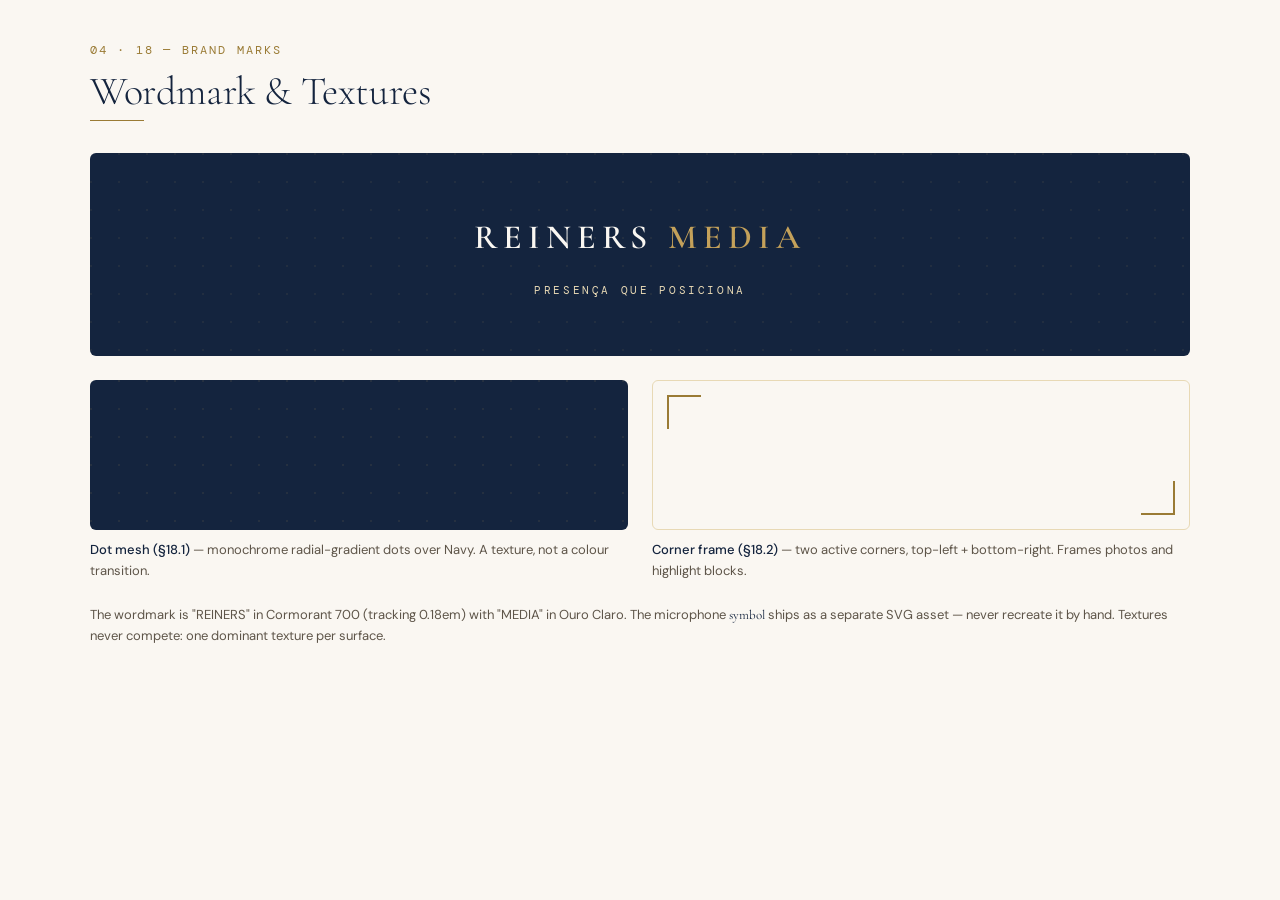
<file: ds-bundle/components/Brand/WordmarkTextures/WordmarkTextures.html>
<!-- @dsCard group="Brand" -->
<!doctype html>
<html lang="en"><head><meta charset="utf-8">
  <meta name="viewport" content="width=device-width, initial-scale=1">
  <link rel="stylesheet" href="../../../styles.css">
  <style>
    body { margin: 0; padding: 40px; background: var(--creme); }
    #root { max-width: 1100px; margin: 0 auto; }
    .rm-doc-kicker { font-family: var(--mono); font-size: 12px; text-transform: uppercase; letter-spacing: 0.18em; color: var(--ouro); margin: 0 0 10px; }
    .rm-doc-title { font-family: var(--serif); font-weight: 300; font-size: 40px; line-height: 1.05; color: var(--navy); margin: 0 0 8px; }
    .rm-doc-rule { width: 54px; height: 1px; background: var(--ouro); border: 0; margin: 0 0 32px; }
    .rm-note { font-family: var(--sans); font-size: 13px; line-height: 1.6; color: var(--medio); }
  </style>
</head><body>
  <div id="root">
    <p class="rm-doc-kicker">04 · 18 — Brand marks</p>
    <h1 class="rm-doc-title">Wordmark & Textures</h1>
    <hr class="rm-doc-rule">
    
    <div style="background:var(--navy);border-radius:6px;padding:56px 40px;position:relative;overflow:hidden">
      <div style="position:absolute;inset:0;background:var(--dot-mesh);background-size:var(--dot-mesh-size) var(--dot-mesh-size);opacity:.5"></div>
      <div style="position:relative;text-align:center">
        <div style="font-family:var(--serif);font-weight:700;font-size:34px;letter-spacing:.18em;color:var(--creme)">REINERS <span style="color:var(--ouro-claro)">MEDIA</span></div>
        <div style="font-family:var(--mono);font-size:11px;text-transform:uppercase;letter-spacing:.24em;color:var(--ouro-palido);margin-top:14px">Presença que posiciona</div>
      </div>
    </div>
    <div style="display:grid;grid-template-columns:1fr 1fr;gap:24px;margin-top:24px">
      <figure style="margin:0">
        <div style="height:150px;border-radius:6px;background:var(--navy);position:relative;overflow:hidden">
          <div style="position:absolute;inset:0;background:var(--dot-mesh);background-size:var(--dot-mesh-size) var(--dot-mesh-size);opacity:.6"></div>
        </div>
        <figcaption class="rm-note" style="margin-top:10px"><strong style="color:var(--navy);font-weight:500">Dot mesh (§18.1)</strong> — monochrome radial-gradient dots over Navy. A texture, not a colour transition.</figcaption>
      </figure>
      <figure style="margin:0">
        <div style="height:150px;border-radius:6px;background:var(--creme);border:1px solid var(--ouro-palido);position:relative">
          <span style="position:absolute;top:14px;left:14px;width:34px;height:34px;border-top:2px solid var(--ouro);border-left:2px solid var(--ouro)"></span>
          <span style="position:absolute;bottom:14px;right:14px;width:34px;height:34px;border-bottom:2px solid var(--ouro);border-right:2px solid var(--ouro)"></span>
        </div>
        <figcaption class="rm-note" style="margin-top:10px"><strong style="color:var(--navy);font-weight:500">Corner frame (§18.2)</strong> — two active corners, top-left + bottom-right. Frames photos and highlight blocks.</figcaption>
      </figure>
    </div>
    <p class="rm-note" style="margin-top:24px">The wordmark is "REINERS" in Cormorant 700 (tracking 0.18em) with "MEDIA" in Ouro Claro. The microphone <em style="font-style:normal;color:var(--navy)">symbol</em> ships as a separate SVG asset — never recreate it by hand. Textures never compete: one dominant texture per surface.</p>
  
  </div>
</body></html>
</file>
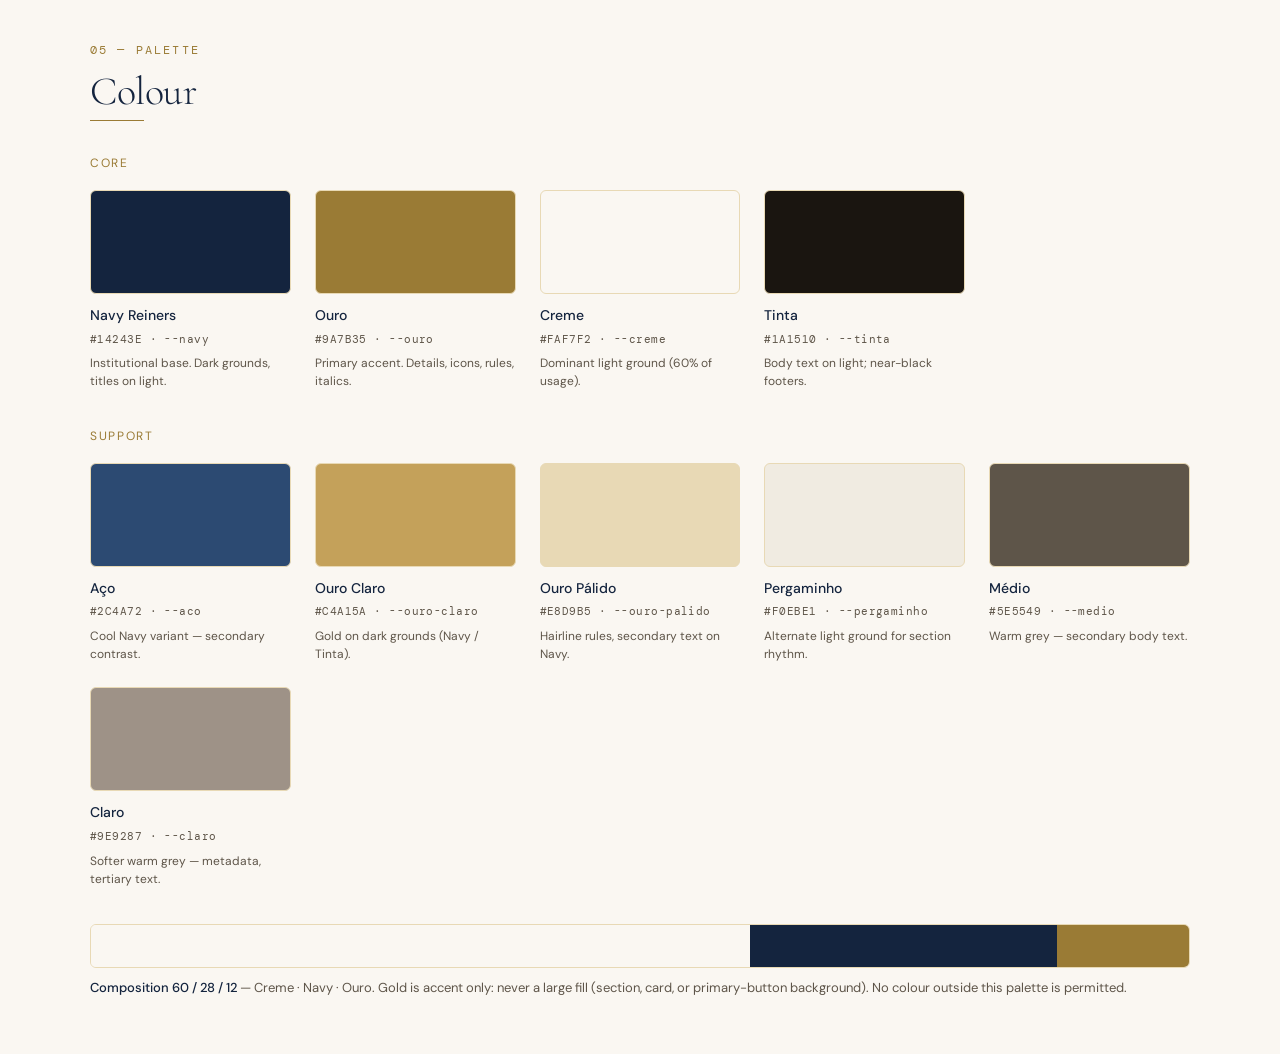
<file: ds-bundle/components/Colors/Palette/Palette.html>
<!-- @dsCard group="Colors" -->
<!doctype html>
<html lang="en"><head><meta charset="utf-8">
  <meta name="viewport" content="width=device-width, initial-scale=1">
  <link rel="stylesheet" href="../../../styles.css">
  <style>
    body { margin: 0; padding: 40px; background: var(--creme); }
    #root { max-width: 1100px; margin: 0 auto; }
    .rm-doc-kicker { font-family: var(--mono); font-size: 12px; text-transform: uppercase; letter-spacing: 0.18em; color: var(--ouro); margin: 0 0 10px; }
    .rm-doc-title { font-family: var(--serif); font-weight: 300; font-size: 40px; line-height: 1.05; color: var(--navy); margin: 0 0 8px; }
    .rm-doc-rule { width: 54px; height: 1px; background: var(--ouro); border: 0; margin: 0 0 32px; }
    .rm-note { font-family: var(--sans); font-size: 13px; line-height: 1.6; color: var(--medio); }
  </style>
</head><body>
  <div id="root">
    <p class="rm-doc-kicker">05 — Palette</p>
    <h1 class="rm-doc-title">Colour</h1>
    <hr class="rm-doc-rule">
    
    <p style="font-family:var(--sans);font-size:12px;text-transform:uppercase;letter-spacing:.14em;color:var(--ouro);margin:0 0 16px">Core</p>
    <div style="display:grid;grid-template-columns:repeat(auto-fill,minmax(190px,1fr));gap:24px">
  <figure style="margin:0">
    <div style="height:104px;border-radius:6px;border:1px solid var(--ouro-palido);background:#14243E"></div>
    <figcaption style="padding-top:10px">
      <div style="font-family:var(--sans);font-weight:500;font-size:14px;color:var(--navy)">Navy Reiners</div>
      <div style="font-family:var(--mono);font-size:11px;letter-spacing:.04em;color:var(--medio);margin-top:2px">#14243E · --navy</div>
      <div style="font-family:var(--sans);font-size:12px;line-height:1.5;color:var(--medio);margin-top:6px">Institutional base. Dark grounds, titles on light.</div>
    </figcaption>
  </figure>
  <figure style="margin:0">
    <div style="height:104px;border-radius:6px;border:1px solid var(--ouro-palido);background:#9A7B35"></div>
    <figcaption style="padding-top:10px">
      <div style="font-family:var(--sans);font-weight:500;font-size:14px;color:var(--navy)">Ouro</div>
      <div style="font-family:var(--mono);font-size:11px;letter-spacing:.04em;color:var(--medio);margin-top:2px">#9A7B35 · --ouro</div>
      <div style="font-family:var(--sans);font-size:12px;line-height:1.5;color:var(--medio);margin-top:6px">Primary accent. Details, icons, rules, italics.</div>
    </figcaption>
  </figure>
  <figure style="margin:0">
    <div style="height:104px;border-radius:6px;border:1px solid var(--ouro-palido);background:#FAF7F2"></div>
    <figcaption style="padding-top:10px">
      <div style="font-family:var(--sans);font-weight:500;font-size:14px;color:var(--navy)">Creme</div>
      <div style="font-family:var(--mono);font-size:11px;letter-spacing:.04em;color:var(--medio);margin-top:2px">#FAF7F2 · --creme</div>
      <div style="font-family:var(--sans);font-size:12px;line-height:1.5;color:var(--medio);margin-top:6px">Dominant light ground (60% of usage).</div>
    </figcaption>
  </figure>
  <figure style="margin:0">
    <div style="height:104px;border-radius:6px;border:1px solid var(--ouro-palido);background:#1A1510"></div>
    <figcaption style="padding-top:10px">
      <div style="font-family:var(--sans);font-weight:500;font-size:14px;color:var(--navy)">Tinta</div>
      <div style="font-family:var(--mono);font-size:11px;letter-spacing:.04em;color:var(--medio);margin-top:2px">#1A1510 · --tinta</div>
      <div style="font-family:var(--sans);font-size:12px;line-height:1.5;color:var(--medio);margin-top:6px">Body text on light; near-black footers.</div>
    </figcaption>
  </figure></div>
    <p style="font-family:var(--sans);font-size:12px;text-transform:uppercase;letter-spacing:.14em;color:var(--ouro);margin:36px 0 16px">Support</p>
    <div style="display:grid;grid-template-columns:repeat(auto-fill,minmax(190px,1fr));gap:24px">
  <figure style="margin:0">
    <div style="height:104px;border-radius:6px;border:1px solid var(--ouro-palido);background:#2C4A72"></div>
    <figcaption style="padding-top:10px">
      <div style="font-family:var(--sans);font-weight:500;font-size:14px;color:var(--navy)">Aço</div>
      <div style="font-family:var(--mono);font-size:11px;letter-spacing:.04em;color:var(--medio);margin-top:2px">#2C4A72 · --aco</div>
      <div style="font-family:var(--sans);font-size:12px;line-height:1.5;color:var(--medio);margin-top:6px">Cool Navy variant — secondary contrast.</div>
    </figcaption>
  </figure>
  <figure style="margin:0">
    <div style="height:104px;border-radius:6px;border:1px solid var(--ouro-palido);background:#C4A15A"></div>
    <figcaption style="padding-top:10px">
      <div style="font-family:var(--sans);font-weight:500;font-size:14px;color:var(--navy)">Ouro Claro</div>
      <div style="font-family:var(--mono);font-size:11px;letter-spacing:.04em;color:var(--medio);margin-top:2px">#C4A15A · --ouro-claro</div>
      <div style="font-family:var(--sans);font-size:12px;line-height:1.5;color:var(--medio);margin-top:6px">Gold on dark grounds (Navy / Tinta).</div>
    </figcaption>
  </figure>
  <figure style="margin:0">
    <div style="height:104px;border-radius:6px;border:1px solid var(--ouro-palido);background:#E8D9B5"></div>
    <figcaption style="padding-top:10px">
      <div style="font-family:var(--sans);font-weight:500;font-size:14px;color:var(--navy)">Ouro Pálido</div>
      <div style="font-family:var(--mono);font-size:11px;letter-spacing:.04em;color:var(--medio);margin-top:2px">#E8D9B5 · --ouro-palido</div>
      <div style="font-family:var(--sans);font-size:12px;line-height:1.5;color:var(--medio);margin-top:6px">Hairline rules, secondary text on Navy.</div>
    </figcaption>
  </figure>
  <figure style="margin:0">
    <div style="height:104px;border-radius:6px;border:1px solid var(--ouro-palido);background:#F0EBE1"></div>
    <figcaption style="padding-top:10px">
      <div style="font-family:var(--sans);font-weight:500;font-size:14px;color:var(--navy)">Pergaminho</div>
      <div style="font-family:var(--mono);font-size:11px;letter-spacing:.04em;color:var(--medio);margin-top:2px">#F0EBE1 · --pergaminho</div>
      <div style="font-family:var(--sans);font-size:12px;line-height:1.5;color:var(--medio);margin-top:6px">Alternate light ground for section rhythm.</div>
    </figcaption>
  </figure>
  <figure style="margin:0">
    <div style="height:104px;border-radius:6px;border:1px solid var(--ouro-palido);background:#5E5549"></div>
    <figcaption style="padding-top:10px">
      <div style="font-family:var(--sans);font-weight:500;font-size:14px;color:var(--navy)">Médio</div>
      <div style="font-family:var(--mono);font-size:11px;letter-spacing:.04em;color:var(--medio);margin-top:2px">#5E5549 · --medio</div>
      <div style="font-family:var(--sans);font-size:12px;line-height:1.5;color:var(--medio);margin-top:6px">Warm grey — secondary body text.</div>
    </figcaption>
  </figure>
  <figure style="margin:0">
    <div style="height:104px;border-radius:6px;border:1px solid var(--ouro-palido);background:#9E9287"></div>
    <figcaption style="padding-top:10px">
      <div style="font-family:var(--sans);font-weight:500;font-size:14px;color:var(--navy)">Claro</div>
      <div style="font-family:var(--mono);font-size:11px;letter-spacing:.04em;color:var(--medio);margin-top:2px">#9E9287 · --claro</div>
      <div style="font-family:var(--sans);font-size:12px;line-height:1.5;color:var(--medio);margin-top:6px">Softer warm grey — metadata, tertiary text.</div>
    </figcaption>
  </figure></div>
    <div style="display:flex;height:44px;border-radius:6px;overflow:hidden;margin:36px 0 10px;border:1px solid var(--ouro-palido)">
      <div style="flex:60;background:var(--creme)"></div>
      <div style="flex:28;background:var(--navy)"></div>
      <div style="flex:12;background:var(--ouro)"></div>
    </div>
    <p class="rm-note"><strong style="color:var(--navy);font-weight:500">Composition 60 / 28 / 12</strong> — Creme · Navy · Ouro. Gold is accent only: never a large fill (section, card, or primary-button background). No colour outside this palette is permitted.</p>
  
  </div>
</body></html>
</file>
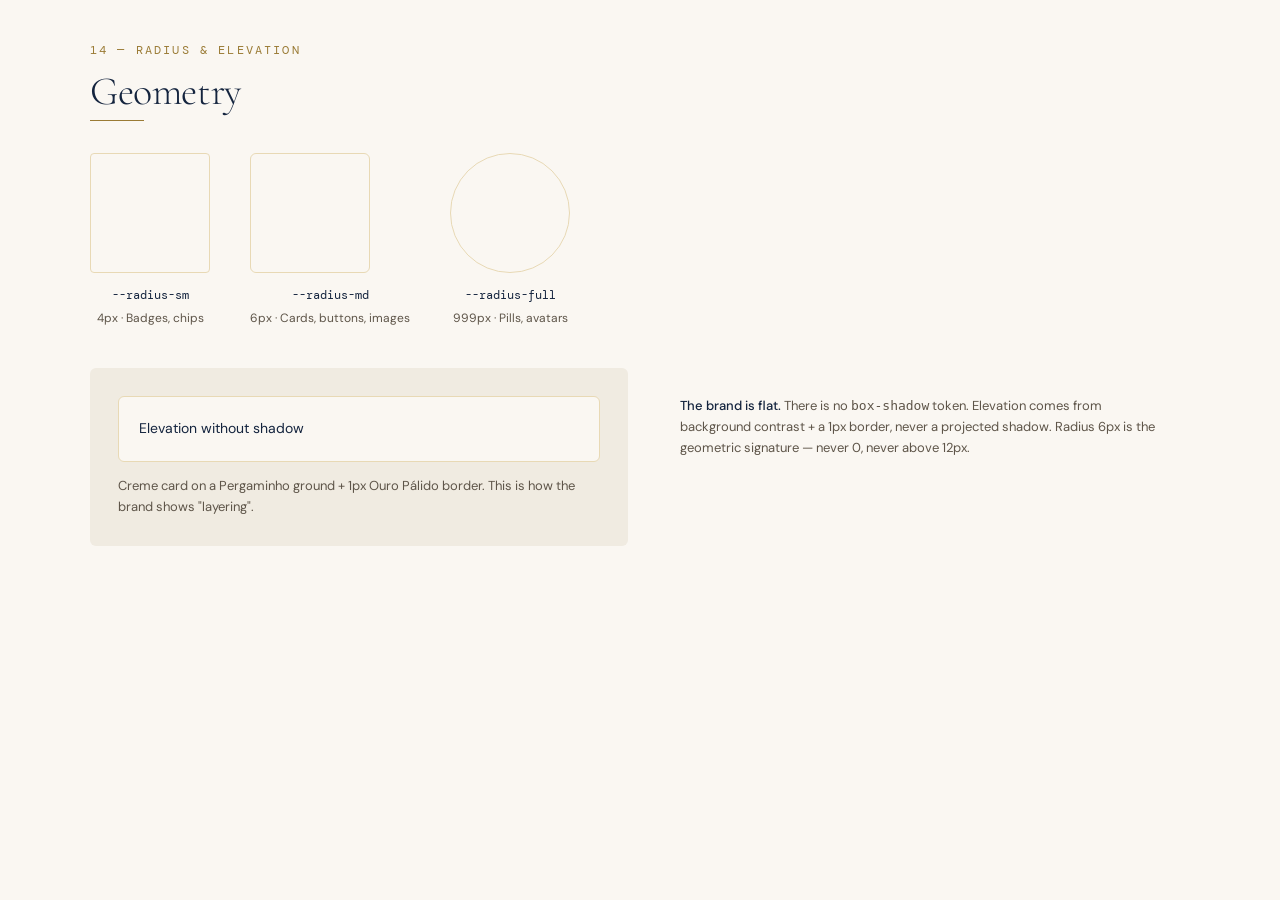
<file: ds-bundle/components/Geometry/Radius/Radius.html>
<!-- @dsCard group="Geometry" -->
<!doctype html>
<html lang="en"><head><meta charset="utf-8">
  <meta name="viewport" content="width=device-width, initial-scale=1">
  <link rel="stylesheet" href="../../../styles.css">
  <style>
    body { margin: 0; padding: 40px; background: var(--creme); }
    #root { max-width: 1100px; margin: 0 auto; }
    .rm-doc-kicker { font-family: var(--mono); font-size: 12px; text-transform: uppercase; letter-spacing: 0.18em; color: var(--ouro); margin: 0 0 10px; }
    .rm-doc-title { font-family: var(--serif); font-weight: 300; font-size: 40px; line-height: 1.05; color: var(--navy); margin: 0 0 8px; }
    .rm-doc-rule { width: 54px; height: 1px; background: var(--ouro); border: 0; margin: 0 0 32px; }
    .rm-note { font-family: var(--sans); font-size: 13px; line-height: 1.6; color: var(--medio); }
  </style>
</head><body>
  <div id="root">
    <p class="rm-doc-kicker">14 — Radius & elevation</p>
    <h1 class="rm-doc-title">Geometry</h1>
    <hr class="rm-doc-rule">
    
    <div style="display:flex;gap:40px;flex-wrap:wrap;align-items:flex-end">
      
      <figure style="margin:0;text-align:center">
        <div style="width:120px;height:120px;background:var(--creme);border:1px solid var(--ouro-palido);border-radius:4px"></div>
        <figcaption style="margin-top:12px">
          <div style="font-family:var(--mono);font-size:12px;color:var(--navy)">--radius-sm</div>
          <div style="font-family:var(--sans);font-size:12px;color:var(--medio);margin-top:2px">4px · Badges, chips</div>
        </figcaption>
      </figure>
      <figure style="margin:0;text-align:center">
        <div style="width:120px;height:120px;background:var(--creme);border:1px solid var(--ouro-palido);border-radius:6px"></div>
        <figcaption style="margin-top:12px">
          <div style="font-family:var(--mono);font-size:12px;color:var(--navy)">--radius-md</div>
          <div style="font-family:var(--sans);font-size:12px;color:var(--medio);margin-top:2px">6px · Cards, buttons, images</div>
        </figcaption>
      </figure>
      <figure style="margin:0;text-align:center">
        <div style="width:120px;height:120px;background:var(--creme);border:1px solid var(--ouro-palido);border-radius:999px"></div>
        <figcaption style="margin-top:12px">
          <div style="font-family:var(--mono);font-size:12px;color:var(--navy)">--radius-full</div>
          <div style="font-family:var(--sans);font-size:12px;color:var(--medio);margin-top:2px">999px · Pills, avatars</div>
        </figcaption>
      </figure>
    </div>
    <div style="margin-top:40px;display:flex;gap:24px;flex-wrap:wrap">
      <div style="flex:1;min-width:240px;background:var(--pergaminho);border-radius:6px;padding:28px">
        <div style="background:var(--creme);border:1px solid var(--ouro-palido);border-radius:6px;padding:20px;font-family:var(--sans);font-size:14px;color:var(--navy)">Elevation without shadow</div>
        <p class="rm-note" style="margin:14px 0 0">Creme card on a Pergaminho ground + 1px Ouro Pálido border. This is how the brand shows "layering".</p>
      </div>
      <div style="flex:1;min-width:240px;padding:28px">
        <p class="rm-note" style="margin:0"><strong style="color:var(--navy);font-weight:500">The brand is flat.</strong> There is no <code>box-shadow</code> token. Elevation comes from background contrast + a 1px border, never a projected shadow. Radius 6px is the geometric signature — never 0, never above 12px.</p>
      </div>
    </div>
  
  </div>
</body></html>
</file>
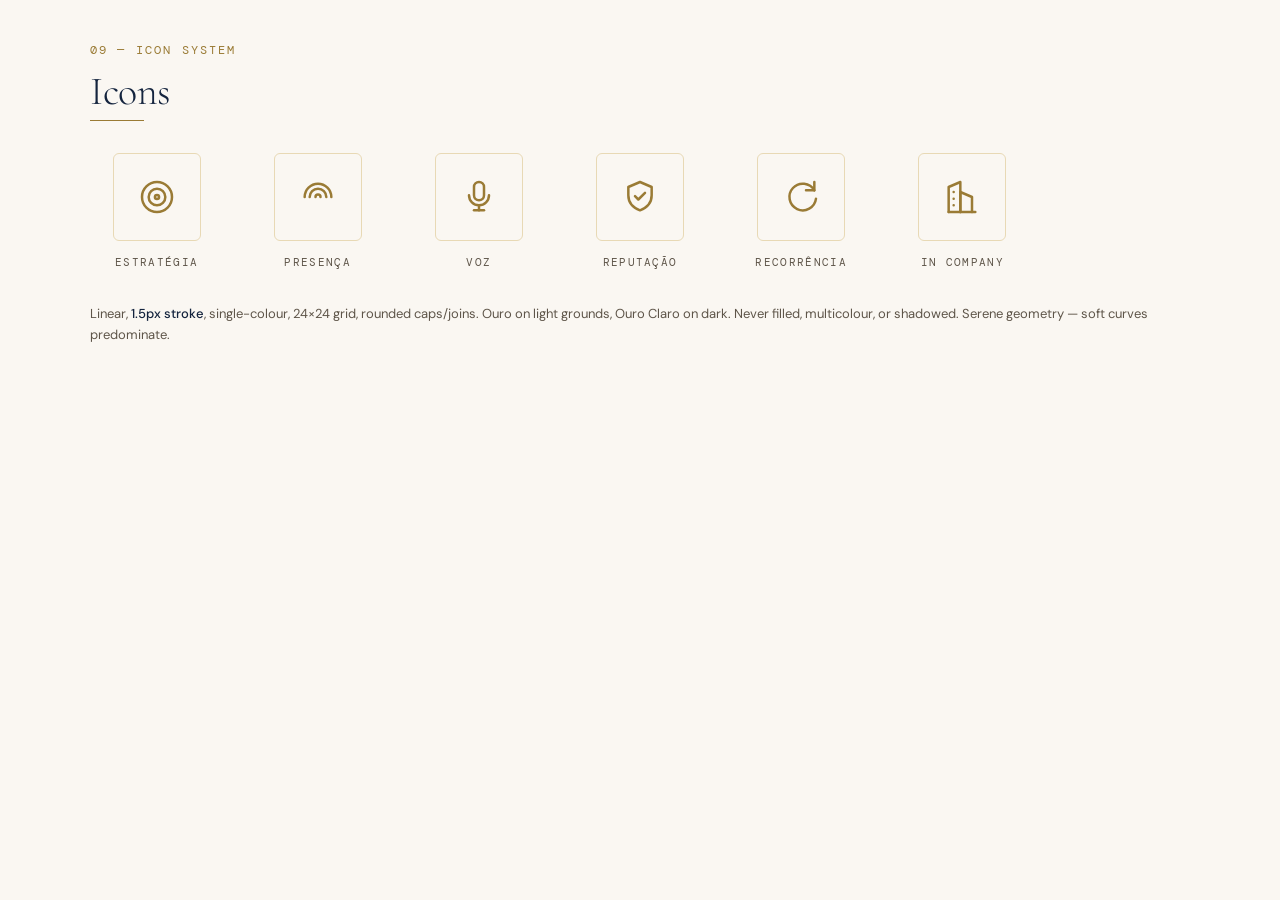
<file: ds-bundle/components/Icons/Icons/Icons.html>
<!-- @dsCard group="Icons" -->
<!doctype html>
<html lang="en"><head><meta charset="utf-8">
  <meta name="viewport" content="width=device-width, initial-scale=1">
  <link rel="stylesheet" href="../../../styles.css">
  <style>
    body { margin: 0; padding: 40px; background: var(--creme); }
    #root { max-width: 1100px; margin: 0 auto; }
    .rm-doc-kicker { font-family: var(--mono); font-size: 12px; text-transform: uppercase; letter-spacing: 0.18em; color: var(--ouro); margin: 0 0 10px; }
    .rm-doc-title { font-family: var(--serif); font-weight: 300; font-size: 40px; line-height: 1.05; color: var(--navy); margin: 0 0 8px; }
    .rm-doc-rule { width: 54px; height: 1px; background: var(--ouro); border: 0; margin: 0 0 32px; }
    .rm-note { font-family: var(--sans); font-size: 13px; line-height: 1.6; color: var(--medio); }
  </style>
</head><body>
  <div id="root">
    <p class="rm-doc-kicker">09 — Icon system</p>
    <h1 class="rm-doc-title">Icons</h1>
    <hr class="rm-doc-rule">
    
    <div style="display:grid;grid-template-columns:repeat(auto-fill,minmax(120px,1fr));gap:28px">
      
  <figure style="margin:0;display:flex;flex-direction:column;align-items:center;gap:12px">
    <div style="width:88px;height:88px;display:flex;align-items:center;justify-content:center;background:var(--creme);border:1px solid var(--ouro-palido);border-radius:6px;color:var(--ouro)">
      <svg width="40" height="40" viewBox="0 0 24 24" fill="none" stroke="currentColor" stroke-width="1.5" stroke-linecap="round" stroke-linejoin="round"><circle cx="12" cy="12" r="9"/><circle cx="12" cy="12" r="5"/><circle cx="12" cy="12" r="1.25"/></svg>
    </div>
    <figcaption style="font-family:var(--mono);font-size:11px;text-transform:uppercase;letter-spacing:.12em;color:var(--medio)">Estratégia</figcaption>
  </figure>
      
  <figure style="margin:0;display:flex;flex-direction:column;align-items:center;gap:12px">
    <div style="width:88px;height:88px;display:flex;align-items:center;justify-content:center;background:var(--creme);border:1px solid var(--ouro-palido);border-radius:6px;color:var(--ouro)">
      <svg width="40" height="40" viewBox="0 0 24 24" fill="none" stroke="currentColor" stroke-width="1.5" stroke-linecap="round" stroke-linejoin="round"><path d="M4 12a8 8 0 0 1 16 0"/><path d="M7 12a5 5 0 0 1 10 0"/><path d="M10.5 12a1.5 1.5 0 0 1 3 0"/></svg>
    </div>
    <figcaption style="font-family:var(--mono);font-size:11px;text-transform:uppercase;letter-spacing:.12em;color:var(--medio)">Presença</figcaption>
  </figure>
      
  <figure style="margin:0;display:flex;flex-direction:column;align-items:center;gap:12px">
    <div style="width:88px;height:88px;display:flex;align-items:center;justify-content:center;background:var(--creme);border:1px solid var(--ouro-palido);border-radius:6px;color:var(--ouro)">
      <svg width="40" height="40" viewBox="0 0 24 24" fill="none" stroke="currentColor" stroke-width="1.5" stroke-linecap="round" stroke-linejoin="round"><rect x="9" y="3" width="6" height="11" rx="3"/><path d="M6 11a6 6 0 0 0 12 0"/><path d="M12 17v3"/><path d="M9 20h6"/></svg>
    </div>
    <figcaption style="font-family:var(--mono);font-size:11px;text-transform:uppercase;letter-spacing:.12em;color:var(--medio)">Voz</figcaption>
  </figure>
      
  <figure style="margin:0;display:flex;flex-direction:column;align-items:center;gap:12px">
    <div style="width:88px;height:88px;display:flex;align-items:center;justify-content:center;background:var(--creme);border:1px solid var(--ouro-palido);border-radius:6px;color:var(--ouro)">
      <svg width="40" height="40" viewBox="0 0 24 24" fill="none" stroke="currentColor" stroke-width="1.5" stroke-linecap="round" stroke-linejoin="round"><path d="M12 3l7 3v5c0 4.5-3 7.5-7 9-4-1.5-7-4.5-7-9V6l7-3z"/><path d="M9 11.5l2 2 4-4"/></svg>
    </div>
    <figcaption style="font-family:var(--mono);font-size:11px;text-transform:uppercase;letter-spacing:.12em;color:var(--medio)">Reputação</figcaption>
  </figure>
      
  <figure style="margin:0;display:flex;flex-direction:column;align-items:center;gap:12px">
    <div style="width:88px;height:88px;display:flex;align-items:center;justify-content:center;background:var(--creme);border:1px solid var(--ouro-palido);border-radius:6px;color:var(--ouro)">
      <svg width="40" height="40" viewBox="0 0 24 24" fill="none" stroke="currentColor" stroke-width="1.5" stroke-linecap="round" stroke-linejoin="round"><path d="M20 8a8 8 0 1 0 1 5"/><path d="M20 3v5h-5"/></svg>
    </div>
    <figcaption style="font-family:var(--mono);font-size:11px;text-transform:uppercase;letter-spacing:.12em;color:var(--medio)">Recorrência</figcaption>
  </figure>
      
  <figure style="margin:0;display:flex;flex-direction:column;align-items:center;gap:12px">
    <div style="width:88px;height:88px;display:flex;align-items:center;justify-content:center;background:var(--creme);border:1px solid var(--ouro-palido);border-radius:6px;color:var(--ouro)">
      <svg width="40" height="40" viewBox="0 0 24 24" fill="none" stroke="currentColor" stroke-width="1.5" stroke-linecap="round" stroke-linejoin="round"><path d="M4 21V6l7-3v18"/><path d="M11 21V9l7 3v9"/><path d="M4 21h16"/><path d="M7 9v0M7 13v0M7 17v0"/></svg>
    </div>
    <figcaption style="font-family:var(--mono);font-size:11px;text-transform:uppercase;letter-spacing:.12em;color:var(--medio)">In Company</figcaption>
  </figure>
    </div>
    <p class="rm-note" style="margin-top:32px">Linear, <strong style="color:var(--navy);font-weight:500">1.5px stroke</strong>, single-colour, 24×24 grid, rounded caps/joins. Ouro on light grounds, Ouro Claro on dark. Never filled, multicolour, or shadowed. Serene geometry — soft curves predominate.</p>
  
  </div>
</body></html>
</file>
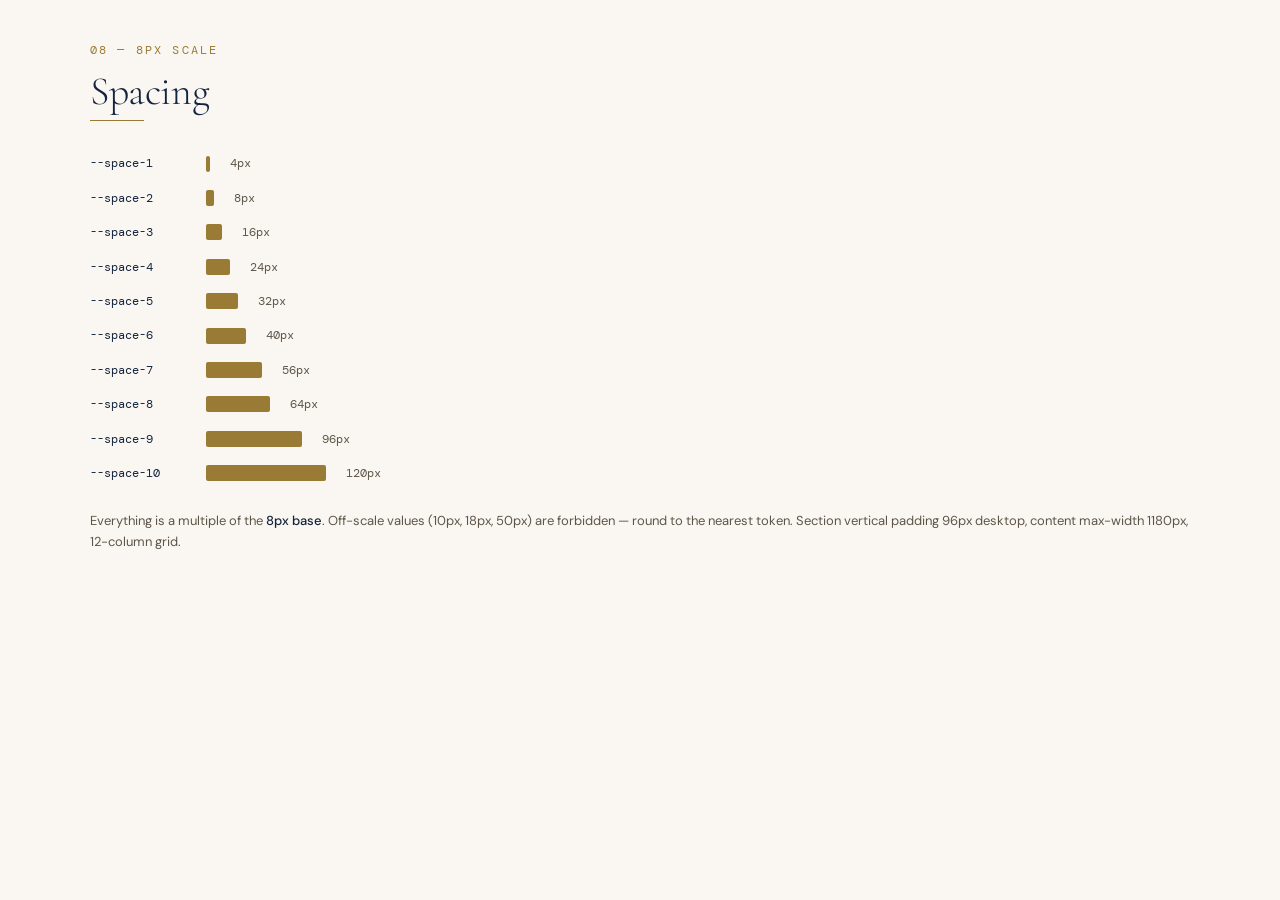
<file: ds-bundle/components/Spacing/Spacing/Spacing.html>
<!-- @dsCard group="Spacing" -->
<!doctype html>
<html lang="en"><head><meta charset="utf-8">
  <meta name="viewport" content="width=device-width, initial-scale=1">
  <link rel="stylesheet" href="../../../styles.css">
  <style>
    body { margin: 0; padding: 40px; background: var(--creme); }
    #root { max-width: 1100px; margin: 0 auto; }
    .rm-doc-kicker { font-family: var(--mono); font-size: 12px; text-transform: uppercase; letter-spacing: 0.18em; color: var(--ouro); margin: 0 0 10px; }
    .rm-doc-title { font-family: var(--serif); font-weight: 300; font-size: 40px; line-height: 1.05; color: var(--navy); margin: 0 0 8px; }
    .rm-doc-rule { width: 54px; height: 1px; background: var(--ouro); border: 0; margin: 0 0 32px; }
    .rm-note { font-family: var(--sans); font-size: 13px; line-height: 1.6; color: var(--medio); }
  </style>
</head><body>
  <div id="root">
    <p class="rm-doc-kicker">08 — 8px scale</p>
    <h1 class="rm-doc-title">Spacing</h1>
    <hr class="rm-doc-rule">
    
    <div style="display:flex;flex-direction:column;gap:14px">
      
      <div style="display:flex;align-items:center;gap:20px">
        <code style="font-family:var(--mono);font-size:12px;color:var(--navy);width:96px">--space-1</code>
        <div style="height:16px;width:4px;background:var(--ouro);border-radius:2px"></div>
        <span style="font-family:var(--mono);font-size:12px;color:var(--medio)">4px</span>
      </div>
      <div style="display:flex;align-items:center;gap:20px">
        <code style="font-family:var(--mono);font-size:12px;color:var(--navy);width:96px">--space-2</code>
        <div style="height:16px;width:8px;background:var(--ouro);border-radius:2px"></div>
        <span style="font-family:var(--mono);font-size:12px;color:var(--medio)">8px</span>
      </div>
      <div style="display:flex;align-items:center;gap:20px">
        <code style="font-family:var(--mono);font-size:12px;color:var(--navy);width:96px">--space-3</code>
        <div style="height:16px;width:16px;background:var(--ouro);border-radius:2px"></div>
        <span style="font-family:var(--mono);font-size:12px;color:var(--medio)">16px</span>
      </div>
      <div style="display:flex;align-items:center;gap:20px">
        <code style="font-family:var(--mono);font-size:12px;color:var(--navy);width:96px">--space-4</code>
        <div style="height:16px;width:24px;background:var(--ouro);border-radius:2px"></div>
        <span style="font-family:var(--mono);font-size:12px;color:var(--medio)">24px</span>
      </div>
      <div style="display:flex;align-items:center;gap:20px">
        <code style="font-family:var(--mono);font-size:12px;color:var(--navy);width:96px">--space-5</code>
        <div style="height:16px;width:32px;background:var(--ouro);border-radius:2px"></div>
        <span style="font-family:var(--mono);font-size:12px;color:var(--medio)">32px</span>
      </div>
      <div style="display:flex;align-items:center;gap:20px">
        <code style="font-family:var(--mono);font-size:12px;color:var(--navy);width:96px">--space-6</code>
        <div style="height:16px;width:40px;background:var(--ouro);border-radius:2px"></div>
        <span style="font-family:var(--mono);font-size:12px;color:var(--medio)">40px</span>
      </div>
      <div style="display:flex;align-items:center;gap:20px">
        <code style="font-family:var(--mono);font-size:12px;color:var(--navy);width:96px">--space-7</code>
        <div style="height:16px;width:56px;background:var(--ouro);border-radius:2px"></div>
        <span style="font-family:var(--mono);font-size:12px;color:var(--medio)">56px</span>
      </div>
      <div style="display:flex;align-items:center;gap:20px">
        <code style="font-family:var(--mono);font-size:12px;color:var(--navy);width:96px">--space-8</code>
        <div style="height:16px;width:64px;background:var(--ouro);border-radius:2px"></div>
        <span style="font-family:var(--mono);font-size:12px;color:var(--medio)">64px</span>
      </div>
      <div style="display:flex;align-items:center;gap:20px">
        <code style="font-family:var(--mono);font-size:12px;color:var(--navy);width:96px">--space-9</code>
        <div style="height:16px;width:96px;background:var(--ouro);border-radius:2px"></div>
        <span style="font-family:var(--mono);font-size:12px;color:var(--medio)">96px</span>
      </div>
      <div style="display:flex;align-items:center;gap:20px">
        <code style="font-family:var(--mono);font-size:12px;color:var(--navy);width:96px">--space-10</code>
        <div style="height:16px;width:120px;background:var(--ouro);border-radius:2px"></div>
        <span style="font-family:var(--mono);font-size:12px;color:var(--medio)">120px</span>
      </div>
    </div>
    <p class="rm-note" style="margin-top:28px">Everything is a multiple of the <strong style="color:var(--navy);font-weight:500">8px base</strong>. Off-scale values (10px, 18px, 50px) are forbidden — round to the nearest token. Section vertical padding 96px desktop, content max-width 1180px, 12-column grid.</p>
  
  </div>
</body></html>
</file>
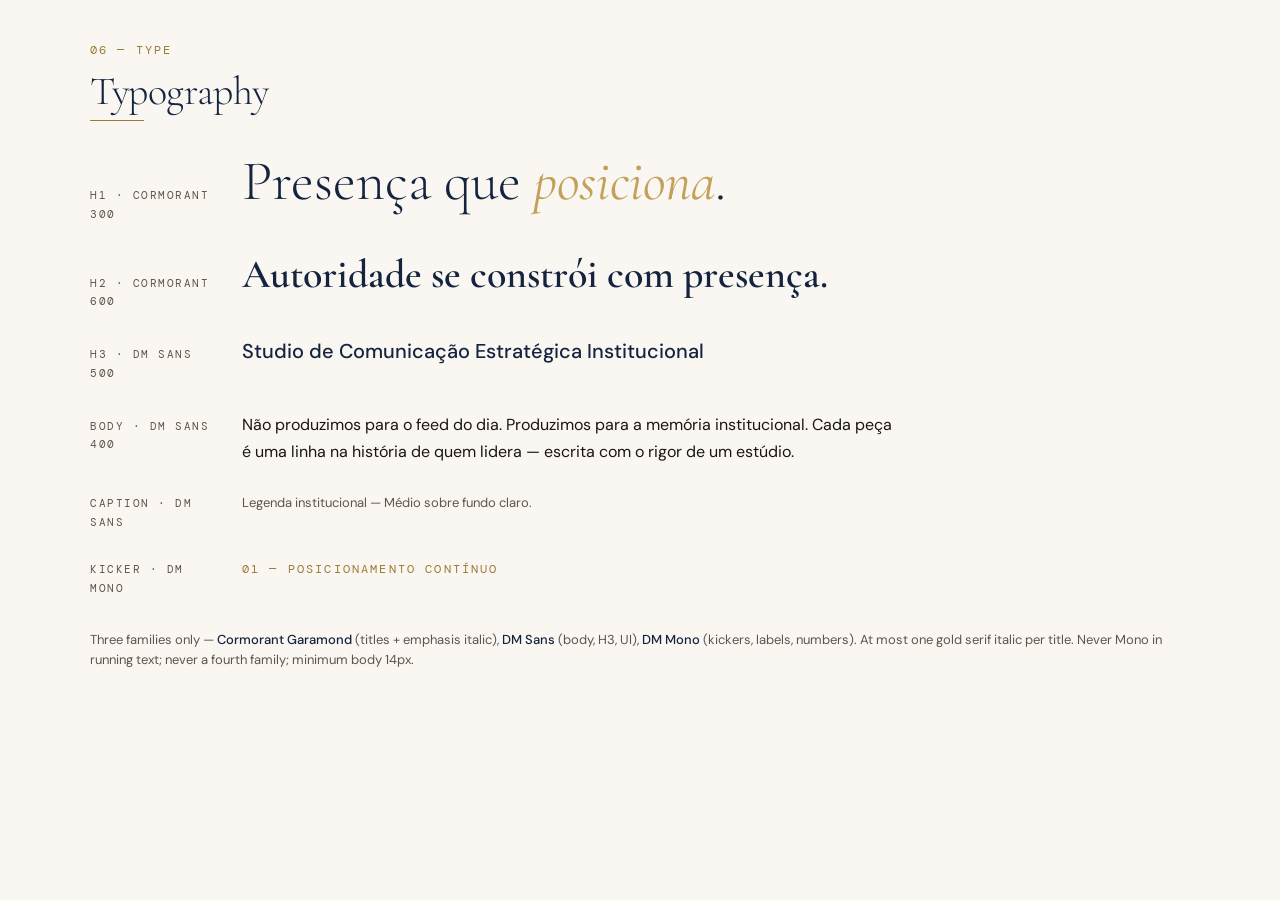
<file: ds-bundle/components/Type/Typography/Typography.html>
<!-- @dsCard group="Type" -->
<!doctype html>
<html lang="en"><head><meta charset="utf-8">
  <meta name="viewport" content="width=device-width, initial-scale=1">
  <link rel="stylesheet" href="../../../styles.css">
  <style>
    body { margin: 0; padding: 40px; background: var(--creme); }
    #root { max-width: 1100px; margin: 0 auto; }
    .rm-doc-kicker { font-family: var(--mono); font-size: 12px; text-transform: uppercase; letter-spacing: 0.18em; color: var(--ouro); margin: 0 0 10px; }
    .rm-doc-title { font-family: var(--serif); font-weight: 300; font-size: 40px; line-height: 1.05; color: var(--navy); margin: 0 0 8px; }
    .rm-doc-rule { width: 54px; height: 1px; background: var(--ouro); border: 0; margin: 0 0 32px; }
    .rm-note { font-family: var(--sans); font-size: 13px; line-height: 1.6; color: var(--medio); }
  </style>
</head><body>
  <div id="root">
    <p class="rm-doc-kicker">06 — Type</p>
    <h1 class="rm-doc-title">Typography</h1>
    <hr class="rm-doc-rule">
    
    <div style="display:grid;grid-template-columns:120px 1fr;gap:28px 32px;align-items:baseline">
      <div style="font-family:var(--mono);font-size:11px;text-transform:uppercase;letter-spacing:.14em;color:var(--medio)">H1 · Cormorant 300</div>
      <div style="font-family:var(--serif);font-weight:300;font-size:56px;line-height:1.02;color:var(--navy)">Presença que <em style="font-family:var(--serif);font-style:italic;color:var(--ouro-claro)">posiciona</em>.</div>

      <div style="font-family:var(--mono);font-size:11px;text-transform:uppercase;letter-spacing:.14em;color:var(--medio)">H2 · Cormorant 600</div>
      <div style="font-family:var(--serif);font-weight:600;font-size:40px;line-height:1.12;color:var(--navy)">Autoridade se constrói com presença.</div>

      <div style="font-family:var(--mono);font-size:11px;text-transform:uppercase;letter-spacing:.14em;color:var(--medio)">H3 · DM Sans 500</div>
      <div style="font-family:var(--sans);font-weight:500;font-size:20px;line-height:1.2;color:var(--navy)">Studio de Comunicação Estratégica Institucional</div>

      <div style="font-family:var(--mono);font-size:11px;text-transform:uppercase;letter-spacing:.14em;color:var(--medio)">Body · DM Sans 400</div>
      <div style="font-family:var(--sans);font-weight:400;font-size:16px;line-height:1.7;color:var(--tinta);max-width:60ch">Não produzimos para o feed do dia. Produzimos para a memória institucional. Cada peça é uma linha na história de quem lidera — escrita com o rigor de um estúdio.</div>

      <div style="font-family:var(--mono);font-size:11px;text-transform:uppercase;letter-spacing:.14em;color:var(--medio)">Caption · DM Sans</div>
      <div style="font-family:var(--sans);font-size:13px;line-height:1.6;color:var(--medio)">Legenda institucional — Médio sobre fundo claro.</div>

      <div style="font-family:var(--mono);font-size:11px;text-transform:uppercase;letter-spacing:.14em;color:var(--medio)">Kicker · DM Mono</div>
      <div style="font-family:var(--mono);font-size:12px;text-transform:uppercase;letter-spacing:.18em;color:var(--ouro)">01 — Posicionamento Contínuo</div>
    </div>
    <p class="rm-note" style="margin-top:32px">Three families only — <strong style="color:var(--navy);font-weight:500">Cormorant Garamond</strong> (titles + emphasis italic), <strong style="color:var(--navy);font-weight:500">DM Sans</strong> (body, H3, UI), <strong style="color:var(--navy);font-weight:500">DM Mono</strong> (kickers, labels, numbers). At most one gold serif italic per title. Never Mono in running text; never a fourth family; minimum body 14px.</p>
  
  </div>
</body></html>
</file>
<file: ds-bundle/styles.css>
/* Reiners Media — Design System stylesheet entry.
   This is the ONE file to link. Rendered designs receive only this file's
   transitive @import closure, so every token, font and base rule the brand
   needs is reachable from here. */

@import "./fonts/fonts.css";
@import "./tokens/colors.css";
@import "./tokens/typography.css";
@import "./tokens/spacing.css";

/* --- Base layer -----------------------------------------------------------
   A sober, on-brand baseline so anything built on this system starts correct:
   Creme ground, Tinta body text in DM Sans at 1.7 leading, serif headings.
   Override with tokens, never with off-palette values. */

*, *::before, *::after { box-sizing: border-box; }

body {
  margin: 0;
  background: var(--creme);
  color: var(--tinta);
  font-family: var(--sans);
  font-size: var(--fs-body);
  line-height: var(--lh-body);
  -webkit-font-smoothing: antialiased;
  text-rendering: optimizeLegibility;
}

h1, h2 { font-family: var(--serif); color: var(--navy); margin: 0 0 var(--space-3); }
h1 { font-weight: var(--weight-light); font-size: var(--fs-h1); line-height: var(--lh-h1); letter-spacing: -0.01em; }
h2 { font-weight: var(--weight-semibold); font-size: var(--fs-h2); line-height: var(--lh-h2); }
h3 { font-family: var(--sans); font-weight: var(--weight-medium); font-size: var(--fs-h3); line-height: var(--lh-h3); color: var(--navy); margin: 0 0 var(--space-2); }

p { margin: 0 0 var(--space-3); }
a { color: var(--ouro); text-decoration-thickness: 1px; text-underline-offset: 2px; }

em { font-family: var(--serif); font-style: italic; color: var(--ouro-claro); }

hr { border: 0; border-top: var(--rule-width) solid var(--ouro-palido); margin: var(--space-6) 0; }

:focus-visible { outline: 2px solid var(--ouro-claro); outline-offset: 2px; } /* §20 — never remove focus */

::selection { background: var(--ouro-palido); color: var(--tinta); }
</file>
